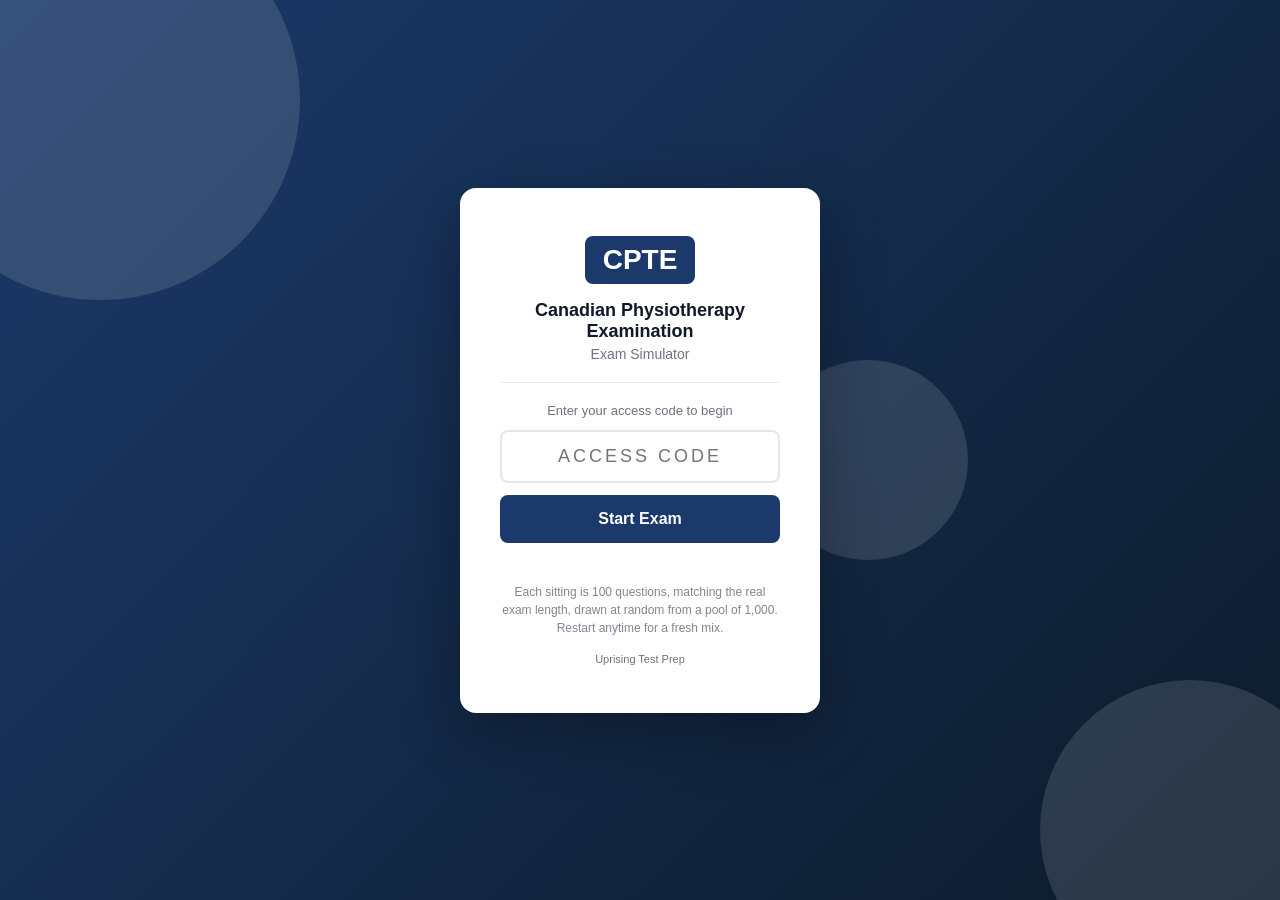
<file: index.html>
<!DOCTYPE html>
<html lang="en">
<head>
  <meta charset="UTF-8" />
  <meta name="viewport" content="width=device-width, initial-scale=1.0, viewport-fit=cover" />
  <meta name="apple-mobile-web-app-capable" content="yes" />
  <meta name="apple-mobile-web-app-status-bar-style" content="black-translucent" />
  <title>CPTE Exam Simulator</title>
  <link rel="stylesheet" href="style.css" />
</head>
<body>

<div id="access-gate">
  <div class="gate-bg-shapes">
    <div class="shape shape-1"></div>
    <div class="shape shape-2"></div>
    <div class="shape shape-3"></div>
  </div>
  <div class="gate-card">
    <div class="gate-logo">
      <div class="logo-badge">CPTE</div>
    </div>
    <h1 class="gate-title">Canadian Physiotherapy Examination</h1>
    <p class="gate-subtitle">Exam Simulator</p>
    <div class="gate-divider"></div>
    <p class="gate-instruction">Enter your access code to begin</p>
    <input type="text" id="access-code-input" class="gate-input"
           placeholder="Access Code" autocomplete="off"
           maxlength="20" spellcheck="false" />
    <button id="access-btn" class="gate-btn">Start Exam</button>
    <p id="access-error" class="gate-error"></p>
    <p class="gate-pool-note">Each sitting is 100 questions, matching the real exam length, drawn at random from a pool of 1,000. Restart anytime for a fresh mix.</p>
    <p class="gate-hint">Uprising Test Prep</p>
  </div>
</div>

<div id="app" style="display:none">
  <header class="top-bar">
    <div class="bar-left">
      <span class="bar-logo">CPTE</span>
      <span class="bar-title">Exam Simulator</span>
    </div>
    <div class="bar-right">
      <span class="bar-timer" id="timer-display">--:--</span>
      <button class="bar-btn" id="flag-btn">Flag</button>
      <button class="bar-btn bar-btn-primary" id="submit-btn">
        <span class="btn-full">Submit Exam</span>
        <span class="btn-short">Submit</span>
      </button>
    </div>
  </header>

  <div class="progress-strip">
    <div class="progress-bar" id="progress-bar"></div>
  </div>

  <main class="exam-main">
    <div class="question-panel">
      <div class="q-meta">
        <span id="q-counter"></span>
        <span class="q-pool-chip" title="This sitting is 100 questions, matching the real exam length, drawn at random from a pool of 1,000. Restart for a fresh mix.">1,000 Questions Available</span>
        <span id="q-domain" class="q-domain-tag"></span>
        <span id="q-flag-indicator" class="flag-chip" style="display:none">Flagged</span>
      </div>
      <!-- Shared text for a linked cluster (a clinical case, a reading
           passage). It sits ABOVE the stem, which is the one thing that
           legitimately precedes it, and repeats on every question in the
           cluster so nobody has to page backwards. -->
      <div id="q-cluster-wrap" class="cluster-wrap" style="display:none"></div>
      <p id="question-text" class="q-text"></p>
      <!-- The picture sits BELOW the question text so the simulator matches
           the printed book exactly: stem, then picture, then options. They
           used to disagree (book put the picture under the stem, simulator put
           it above), so no single wording could be true in both places, and
           184 of MLPAO's 185 image questions said "shown above" while the
           book printed the picture below the sentence. Write stems with
           neutral wording ("the strip shown", "the diagram shows") and this
           whole class of bug cannot come back. -->
      <div id="q-image-wrap" style="display:none; margin-bottom:14px;"></div>
      <div id="options-list" class="options-list"></div>
      <div id="explanation-box" class="explanation-box" style="display:none">
        <div class="explanation-label">Explanation</div>
        <p id="explanation-text" class="explanation-text"></p>
      </div>
    </div>
    <div class="nav-bar">
      <button class="nav-btn" id="prev-btn">&#8592; Prev</button>
      <button class="nav-btn nav-btn-map" id="map-btn">Question Map</button>
      <button class="nav-btn nav-btn-next" id="next-btn">Next &#8594;</button>
    </div>
  </main>
</div>

<!-- Question Map Modal -->
<div id="map-modal" style="display:none">
  <div class="map-backdrop" id="map-backdrop"></div>
  <div class="map-panel">
    <div class="map-header">
      <span class="map-title">Question Map</span>
      <button id="map-close" class="map-close-btn">&#x2715; Close</button>
    </div>
    <div class="map-legend">
      <span class="leg-item"><span class="leg-swatch leg-answered"></span>Answered</span>
      <span class="leg-item"><span class="leg-swatch leg-flagged"></span>Flagged</span>
      <span class="leg-item"><span class="leg-swatch leg-unanswered"></span>Unanswered</span>
    </div>
    <div id="q-grid" class="q-grid"></div>
  </div>
</div>

<div id="results-screen" style="display:none">
  <div class="results-card">
    <div class="res-header">
      <div class="res-badge">CPTE</div>
      <h2 id="res-status" class="res-status"></h2>
      <p id="res-score" class="res-score"></p>
    </div>
    <div id="res-domains" class="res-domains"></div>
    <p class="mode-pool-note">This sitting drew 100 questions from a pool of 1,000. Restart for a fresh mix.</p>
    <button id="res-review-btn" class="res-btn">Review Answers</button>
    <button id="res-restart-btn" class="res-btn res-btn-secondary">Restart</button>
  </div>
</div>

<script src="questions.js"></script>
<script src="app.js"></script>
</body>
</html>
</file>
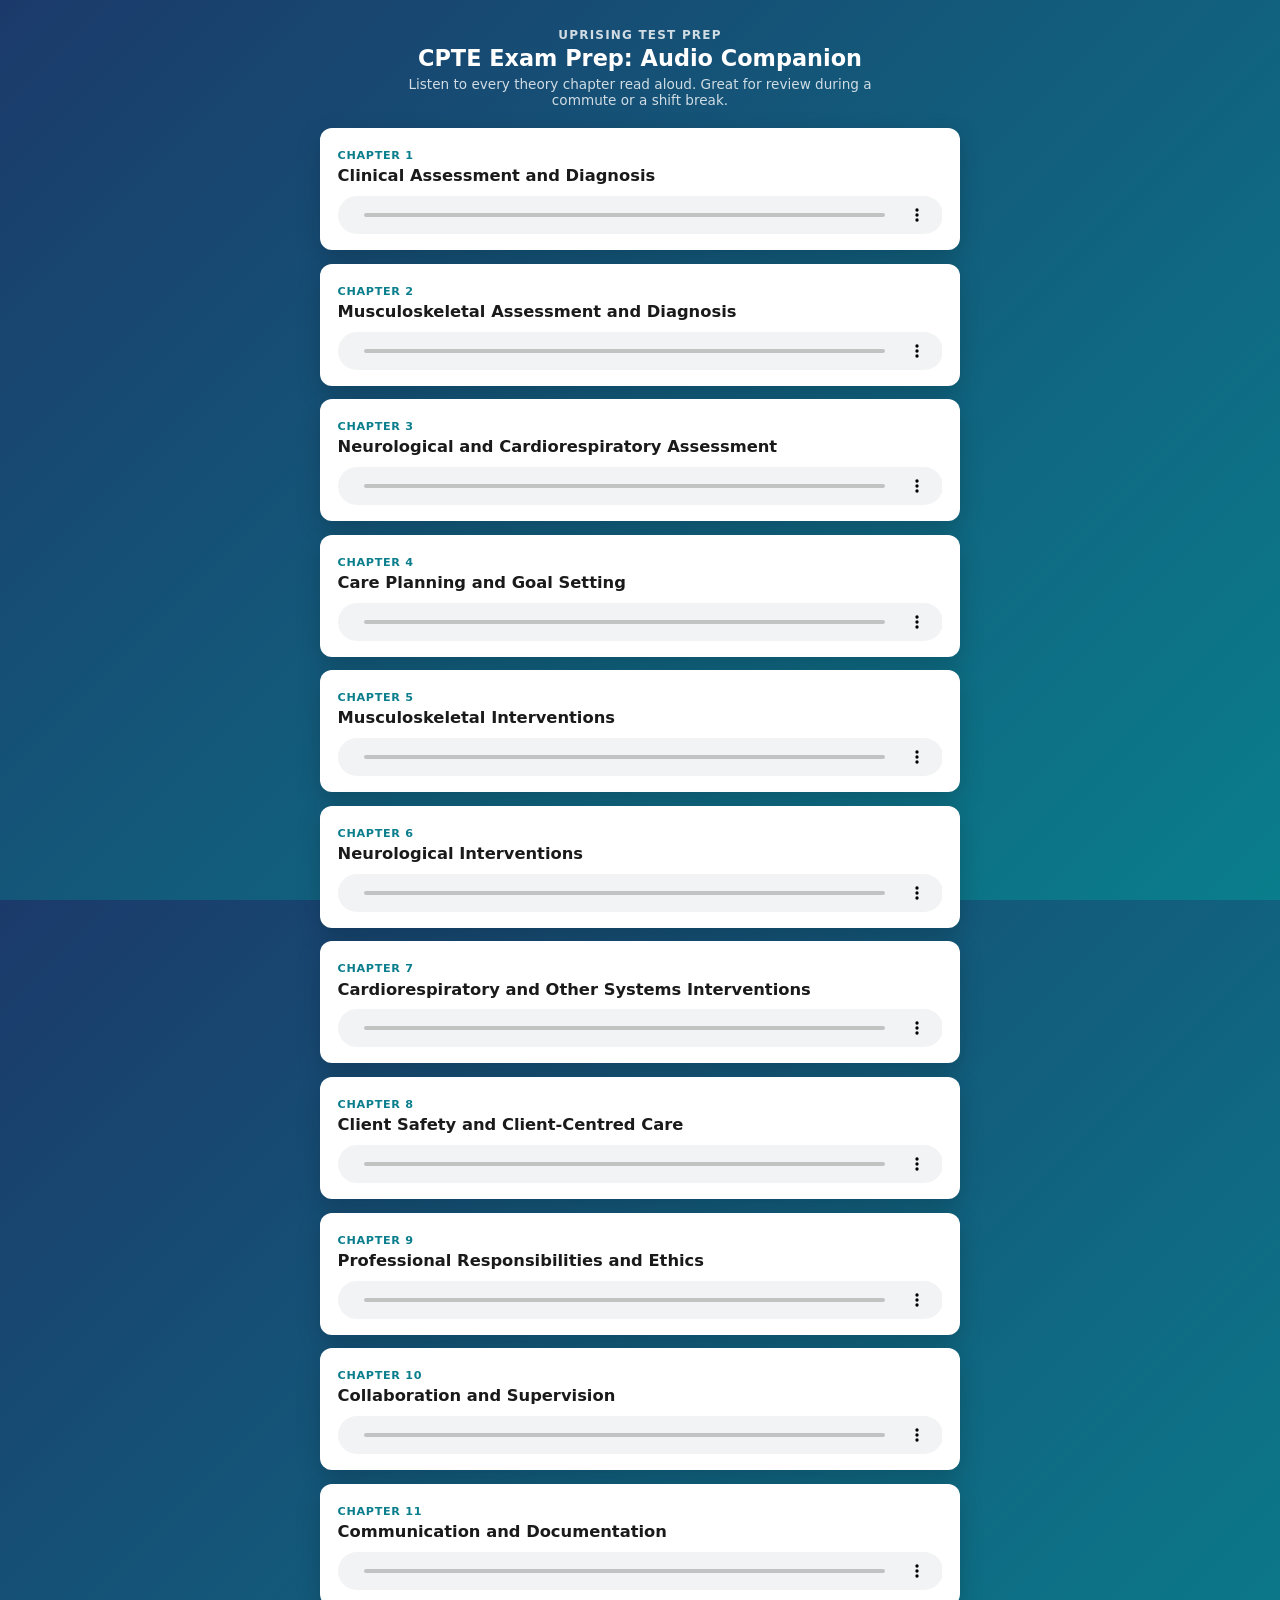
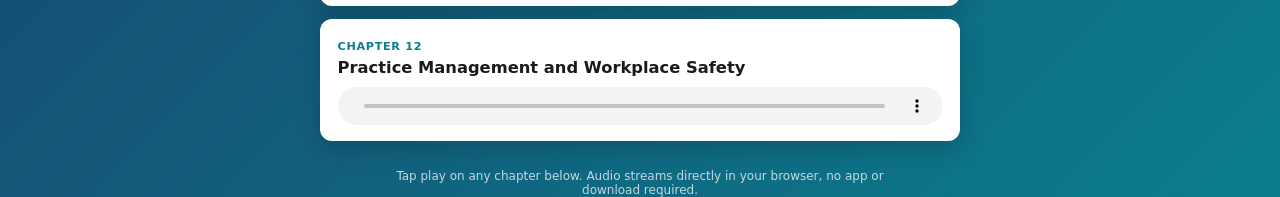
<file: audio/index.html>
<!DOCTYPE html>
<html lang="en">
<head>
  <meta charset="UTF-8">
  <meta name="viewport" content="width=device-width, initial-scale=1.0">
  <title>CPTE Exam Prep: Audio Companion</title>
  <style>
    :root {
      --blue:   #1B3A6B;
      --teal:   #0A7E8C;
      --ltblue: #E8F4F8;
      --white:  #FFFFFF;
      --text:   #1A1A1A;
      --muted:  #666;
      --radius: 12px;
    }
    * { box-sizing: border-box; margin: 0; padding: 0; }
    html, body { height: 100%; }
    body {
      font-family: 'Segoe UI', system-ui, sans-serif;
      background: linear-gradient(135deg, var(--blue) 0%, var(--teal) 100%);
      min-height: 100vh;
      display: flex;
      flex-direction: column;
      align-items: center;
      padding: 1.75rem 1rem 2.5rem;
    }
    header { text-align: center; color: #fff; margin-bottom: 1.25rem; }
    header .brand { font-size: 0.75rem; font-weight: 700; letter-spacing: 0.1em; opacity: 0.8; text-transform: uppercase; }
    header h1 { font-size: 1.4rem; font-weight: 800; margin-top: 0.2rem; }
    header .subtitle { font-size: 0.85rem; opacity: 0.8; margin-top: 0.3rem; max-width: 520px; }

    main {
      width: 100%; max-width: 640px;
      display: flex; flex-direction: column; gap: 0.85rem;
    }
    .chapter-card {
      background: var(--white);
      border-radius: var(--radius);
      padding: 1rem 1.1rem;
      box-shadow: 0 8px 24px rgba(0,0,0,0.18);
    }
    .chapter-card .num {
      display: inline-block;
      font-size: 0.7rem; font-weight: 700; letter-spacing: 0.06em;
      color: var(--teal); text-transform: uppercase;
      margin-bottom: 0.2rem;
    }
    .chapter-card h2 {
      font-size: 1.02rem; color: var(--text); margin-bottom: 0.6rem;
      line-height: 1.3;
    }
    .chapter-card audio {
      width: 100%; display: block;
      height: 38px;
    }
    footer {
      color: rgba(255,255,255,0.75); font-size: 0.75rem;
      text-align: center; margin-top: 1.75rem; max-width: 520px;
    }
  </style>
</head>
<body>
  <header>
    <div class="brand">Uprising Test Prep</div>
    <h1>CPTE Exam Prep: Audio Companion</h1>
    <div class="subtitle">Listen to every theory chapter read aloud. Great for review during a commute or a shift break.</div>
  </header>
  <main id="chapter-list"></main>
  <footer>Tap play on any chapter below. Audio streams directly in your browser, no app or download required.</footer>

  <script>
    const CHAPTERS = [
      { n: 1, title: "Clinical Assessment and Diagnosis", file: "ch1_clinical_assessment_and_diagnosis.m4a" },
      { n: 2, title: "Musculoskeletal Assessment and Diagnosis", file: "ch2_musculoskeletal_assessment_and_diagnosis.m4a" },
      { n: 3, title: "Neurological and Cardiorespiratory Assessment", file: "ch3_neurological_and_cardiorespiratory_assessment.m4a" },
      { n: 4, title: "Care Planning and Goal Setting", file: "ch4_care_planning_and_goal_setting.m4a" },
      { n: 5, title: "Musculoskeletal Interventions", file: "ch5_musculoskeletal_interventions.m4a" },
      { n: 6, title: "Neurological Interventions", file: "ch6_neurological_interventions.m4a" },
      { n: 7, title: "Cardiorespiratory and Other Systems Interventions", file: "ch7_cardiorespiratory_and_other_systems_interventions.m4a" },
      { n: 8, title: "Client Safety and Client-Centred Care", file: "ch8_client_safety_and_client_centred_care.m4a" },
      { n: 9, title: "Professional Responsibilities and Ethics", file: "ch9_professional_responsibilities_and_ethics.m4a" },
      { n: 10, title: "Collaboration and Supervision", file: "ch10_collaboration_and_supervision.m4a" },
      { n: 11, title: "Communication and Documentation", file: "ch11_communication_and_documentation.m4a" },
      { n: 12, title: "Practice Management and Workplace Safety", file: "ch12_practice_management_and_workplace_safety.m4a" }
    ];

    const list = document.getElementById("chapter-list");
    for (const ch of CHAPTERS) {
      const card = document.createElement("div");
      card.className = "chapter-card";
      card.innerHTML = `
        <div class="num">Chapter ${ch.n}</div>
        <h2>${ch.title}</h2>
        <audio controls preload="none" src="${ch.file}"></audio>
      `;
      list.appendChild(card);
    }
  </script>
</body>
</html>
</file>
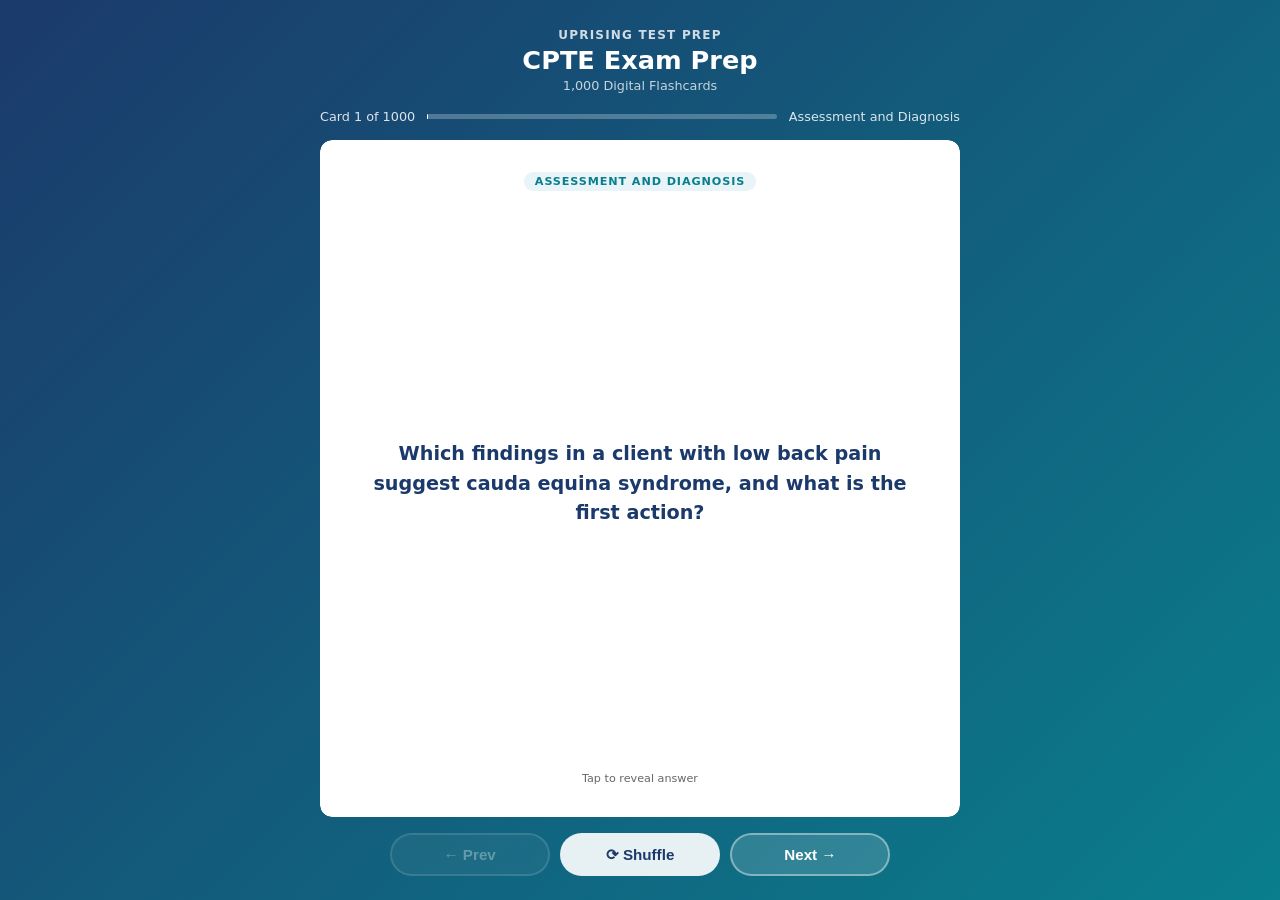
<file: flashcards/index.html>
<!DOCTYPE html>
<html lang="en">
<head>
  <meta charset="UTF-8">
  <meta name="viewport" content="width=device-width, initial-scale=1.0">
  <title>CPTE Exam Prep: Flashcards</title>
  <style>
    :root {
      --blue:   #1B3A6B;
      --teal:   #0A7E8C;
      --ltblue: #E8F4F8;
      --white:  #FFFFFF;
      --text:   #1A1A1A;
      --muted:  #666;
      --radius: 12px;
    }
    * { box-sizing: border-box; margin: 0; padding: 0; }
    html, body { height: 100%; }
    body {
      font-family: 'Segoe UI', system-ui, sans-serif;
      background: linear-gradient(135deg, var(--blue) 0%, var(--teal) 100%);
      /* Pinned, not min-height: the page must never grow, or the controls
         get pushed below the fold on iOS where 100dvh and height:100%
         disagree. The height:100% rule above is the pre-dvh fallback. */
      height: 100dvh;
      max-height: 100dvh;
      overflow: hidden;
      display: flex;
      flex-direction: column;
      align-items: center;
      padding: 1.25rem 1rem 1rem;
      gap: 0.75rem;
      overflow-x: hidden;
    }
    header { text-align: center; color: #fff; flex-shrink: 0; }
    header .brand { font-size: 0.75rem; font-weight: 700; letter-spacing: 0.1em; opacity: 0.8; text-transform: uppercase; }
    header h1 { font-size: 1.3rem; font-weight: 800; margin-top: 0.2rem; }
    header .subtitle { font-size: 0.8rem; opacity: 0.75; margin-top: 0.15rem; }
    #progress-info {
      display: flex; align-items: center; gap: 0.75rem;
      color: rgba(255,255,255,0.85); font-size: 0.8rem;
      flex-shrink: 0; width: 100%; max-width: 640px;
    }
    #progress-bar-track {
      flex: 1; background: rgba(255,255,255,0.25);
      border-radius: 4px; height: 5px;
    }
    #progress-bar-fill { height: 100%; background: #fff; border-radius: 4px; transition: width 0.3s; }
    .card-scene {
      width: 100%; max-width: 640px;
      perspective: 1200px;
      cursor: pointer;
      flex: 1; min-height: 0;
      display: flex; flex-direction: column;
    
      /* WebKit does not clip overflow inside a preserve-3d context, so the
         answer pane's own clip is dropped and a long answer paints over the
         Prev/Next row. This element only sets the perspective and is NOT
         itself in the 3D context, so its clip is honoured in every engine. */
      overflow: hidden;
      border-radius: var(--radius);
    }
    .card-inner {
      position: relative; width: 100%;
      flex: 1; min-height: 0;
      transition: transform 0.55s cubic-bezier(.4,0,.2,1);
      transform-style: preserve-3d;
    }
    .card-scene.flipped .card-inner { transform: rotateY(180deg); }
    .card-face {
      position: absolute; inset: 0;
      backface-visibility: hidden; -webkit-backface-visibility: hidden;
      border-radius: var(--radius);
      display: flex; flex-direction: column;
      padding: 1.5rem 1.75rem;
      box-shadow: 0 12px 40px rgba(0,0,0,0.2);
      overflow: hidden;
    
      /* Painting through a mask forces WebKit to allocate a real clipping
         layer for a 3D-transformed element, which is what makes the
         overflow:hidden and the rounded corners above actually apply. */
      -webkit-mask-image: -webkit-radial-gradient(#fff, #000);
              mask-image: radial-gradient(#fff, #000);
    }
    .card-front { background: var(--white); align-items: center; justify-content: center; }
    .card-back  { background: var(--ltblue); transform: rotateY(180deg); }
    .card-badge {
      font-size: 0.7rem; font-weight: 700; text-transform: uppercase;
      letter-spacing: 0.08em;
      background: var(--ltblue); color: var(--teal);
      padding: 0.2rem 0.65rem; border-radius: 20px;
      margin-bottom: 0.85rem; flex-shrink: 0;
    }
    .card-back .card-badge { background: rgba(10,126,140,0.12); }
    .card-front .q-text {
      font-size: 1.1rem; font-weight: 600; color: var(--blue); line-height: 1.55;
      text-align: center; overflow-y: auto; flex: 1;
      display: flex; align-items: center; justify-content: center;
      scrollbar-width: thin; scrollbar-color: rgba(27,58,107,0.3) transparent;
    }
    .card-back .a-label { font-size: 0.7rem; font-weight: 700; color: var(--teal); text-transform: uppercase; letter-spacing: 0.08em; margin-bottom: 0.4rem; flex-shrink: 0; }
    .card-back .a-text  {
      font-size: 0.975rem; color: var(--text); line-height: 1.65;
      overflow-y: auto; flex: 1; min-height: 0; padding-right: 4px;
      scrollbar-width: thin; scrollbar-color: rgba(10,126,140,0.4) transparent;
    
      -webkit-overflow-scrolling: touch;
      overscroll-behavior: contain;
    }
    .card-back .a-text::-webkit-scrollbar { width: 4px; }
    .card-back .a-text::-webkit-scrollbar-track { background: transparent; }
    .card-back .a-text::-webkit-scrollbar-thumb { background: rgba(10,126,140,0.4); border-radius: 4px; }
    .tap-hint { flex-shrink: 0; margin-top: 0.6rem; font-size: 0.7rem; color: var(--muted); text-align: center; }
    .card-back .tap-hint { color: var(--teal); opacity: 0.7; }
    .controls {
      display: flex; gap: 0.65rem; flex-wrap: nowrap;
      justify-content: center; flex-shrink: 0;
      width: 100%; max-width: 640px;
      padding-bottom: env(safe-area-inset-bottom, 0px);
    }
    .btn {
      padding: 0.6rem 1.2rem; border-radius: 50px;
      border: 2px solid rgba(255,255,255,0.4);
      background: rgba(255,255,255,0.15); color: #fff;
      font-weight: 700; font-size: 0.875rem; cursor: pointer;
      transition: all 0.2s; backdrop-filter: blur(4px);
      white-space: nowrap; flex: 1; max-width: 160px;
    }
    .btn:hover { background: rgba(255,255,255,0.3); border-color: rgba(255,255,255,0.7); }
    .btn:active { transform: scale(0.96); }
    .btn:disabled { opacity: 0.35; cursor: not-allowed; }
    .btn.btn-primary { background: rgba(255,255,255,0.9); color: var(--blue); border-color: transparent; }
    .btn.btn-primary:hover { background: #fff; }
    #loading { color: rgba(255,255,255,0.8); font-size: 1rem; text-align: center; padding: 3rem; flex: 1; }
    @media (min-width: 768px) {
      body { padding: 1.75rem 1.5rem 1.5rem; gap: 1rem; }
      header h1 { font-size: 1.6rem; }
      .card-face { padding: 2rem 2.5rem; }
      .card-front .q-text { font-size: 1.2rem; }
      .card-back .a-text { font-size: 1.05rem; }
      .btn { font-size: 0.95rem; padding: 0.65rem 1.4rem; }
    }
    @media (max-width: 380px) {
      body { padding: 0.75rem; gap: 0.5rem; }
      header .brand { font-size: 0.65rem; }
      header h1 { font-size: 1.1rem; }
      header .subtitle { display: none; }
      .card-face { padding: 1rem 1.1rem; }
      .card-front .q-text { font-size: 0.975rem; }
      .card-back .a-text { font-size: 0.875rem; }
      .btn { font-size: 0.8rem; padding: 0.5rem 0.75rem; }
    }
  </style>
</head>
<body>
<header>
  <div class="brand">Uprising Test Prep</div>
  <h1>CPTE Exam Prep</h1>
  <div class="subtitle">1,000 Digital Flashcards</div>
</header>
<div id="progress-info">
  <span id="card-counter">Card 1 of 1000</span>
  <div id="progress-bar-track"><div id="progress-bar-fill" style="width:0%"></div></div>
  <span id="domain-label"></span>
</div>
<div id="loading">Loading flashcards...</div>
<div class="card-scene" id="card-scene" style="display:none" onclick="flipCard()">
  <div class="card-inner" id="card-inner">
    <div class="card-face card-front">
      <div class="card-badge" id="front-badge"></div>
      <div class="q-text" id="q-text"></div>
      <div class="tap-hint">Tap to reveal answer</div>
    </div>
    <div class="card-face card-back">
      <div class="card-badge" id="back-badge">Answer</div>
      <div class="a-label">Answer</div>
      <div class="a-text" id="a-text"></div>
      <div class="tap-hint">Tap to flip back</div>
    </div>
  </div>
</div>
<div class="controls" id="controls" style="display:none">
  <button class="btn" id="prev-btn" onclick="event.stopPropagation();move(-1)" disabled>&#8592; Prev</button>
  <button class="btn btn-primary" onclick="event.stopPropagation();shuffleCards()">&#10227; Shuffle</button>
  <button class="btn" id="next-btn" onclick="event.stopPropagation();move(1)">Next &#8594;</button>
</div>
<script>
const DOMAIN_LABELS = {
  assessment_and_diagnosis: "Assessment and Diagnosis",
  care_planning: "Care Planning",
  client_safety_and_client_centred_care: "Client Safety and Client-Centred Care",
  professional_responsibilities: "Professional Responsibilities",
  collaboration: "Collaboration",
  communication: "Communication",
  practice_management: "Practice Management",
};
let cards   = [];
let current = 0;
async function init() {
  try {
    const res = await fetch('flashcards.json');
    if (!res.ok) throw new Error('Network error');
    cards = await res.json();
    document.getElementById('loading').style.display    = 'none';
    document.getElementById('card-scene').style.display = 'flex';
    document.getElementById('controls').style.display   = 'flex';
    show();
  } catch (e) {
    document.getElementById('loading').textContent = 'Error loading flashcards. Please try refreshing.';
  }
}
function domainLabel(key) {
  return DOMAIN_LABELS[key] || key.replace(/_/g, ' ').replace(/\b\w/g, c => c.toUpperCase());
}
function show() {
  const c = cards[current];
  document.getElementById('card-scene').classList.remove('flipped');
  document.getElementById('a-text').scrollTop = 0;
  const label = domainLabel(c.domain || c.chapter || '');
  document.getElementById('q-text').textContent       = c.front;
  document.getElementById('a-text').textContent       = c.back;
  document.getElementById('front-badge').textContent  = label;
  document.getElementById('back-badge').textContent   = label;
  document.getElementById('card-counter').textContent = `Card ${current+1} of ${cards.length}`;
  document.getElementById('domain-label').textContent = label;
  document.getElementById('progress-bar-fill').style.width = `${((current+1)/cards.length*100).toFixed(1)}%`;
  document.getElementById('prev-btn').disabled = current === 0;
  document.getElementById('next-btn').disabled = current === cards.length - 1;
}
function flipCard() { document.getElementById('card-scene').classList.toggle('flipped'); }
function move(dir) {
  const next = current + dir;
  if (next < 0 || next >= cards.length) return;
  current = next; show();
}
function shuffleCards() {
  for (let i = cards.length - 1; i > 0; i--) {
    const j = Math.floor(Math.random() * (i+1));
    [cards[i], cards[j]] = [cards[j], cards[i]];
  }
  current = 0; show();
}
document.addEventListener('keydown', e => {
  if (e.key === 'ArrowRight' || e.key === 'ArrowDown') move(1);
  else if (e.key === 'ArrowLeft' || e.key === 'ArrowUp') move(-1);
  else if (e.key === ' ' || e.key === 'Enter') { e.preventDefault(); flipCard(); }
});
init();
</script>
</body>
</html>
</file>
<file: style.css>
/* CPTE2 Exam Simulator, Styles */
:root {
  --primary:   #1B3A6B;
  --pass:      #059669;
  --fail:      #DC2626;
  --bg:        #F3F4F8;
  --card:      #FFFFFF;
  --border:    #E2E8F0;
  --text:      #111827;
  --muted:     #6B7280;
  --radius:    10px;
}
*, *::before, *::after { box-sizing: border-box; margin: 0; padding: 0; }
body {
  font-family: -apple-system, BlinkMacSystemFont, "Segoe UI", sans-serif;
  background: var(--bg);
  color: var(--text);
  height: 100vh;
  height: 100dvh;
  overflow: hidden;
  -webkit-text-size-adjust: 100%;
}

/* ── Access Gate ─────────────────────────────────────────────────────────── */
#access-gate {
  display: flex;
  align-items: center;
  justify-content: center;
  height: 100vh;
  height: 100dvh;
  background: linear-gradient(135deg, var(--primary) 0%, #0d1b2a 100%);
  position: relative;
  overflow: hidden;
  padding: 20px;
  padding-top: max(20px, env(safe-area-inset-top));
  padding-bottom: max(20px, env(safe-area-inset-bottom));
}
.gate-bg-shapes { position: absolute; inset: 0; pointer-events: none; }
.shape { position: absolute; border-radius: 50%; opacity: .12; background: #fff; }
.shape-1 { width: 400px; height: 400px; top: -100px; left: -100px; }
.shape-2 { width: 300px; height: 300px; bottom: -80px; right: -60px; }
.shape-3 { width: 200px; height: 200px; top: 40%; left: 60%; }
.gate-card {
  background: #fff;
  border-radius: 16px;
  padding: 48px 40px;
  text-align: center;
  width: 100%;
  max-width: 360px;
  position: relative;
  z-index: 1;
  box-shadow: 0 20px 60px rgba(0,0,0,.3);
}
.logo-badge {
  display: inline-block;
  background: var(--primary);
  color: #fff;
  font-weight: 800;
  font-size: 28px;
  padding: 8px 18px;
  border-radius: 8px;
}
.gate-title { font-size: 18px; font-weight: 700; margin-top: 16px; color: var(--text); }
.gate-subtitle { color: var(--muted); font-size: 14px; margin-top: 4px; }
.gate-divider { height: 1px; background: var(--border); margin: 20px 0; }
.gate-instruction { font-size: 13px; color: var(--muted); margin-bottom: 12px; }
.gate-input {
  width: 100%;
  padding: 14px 16px;
  border: 2px solid var(--border);
  border-radius: 8px;
  font-size: 18px;
  text-align: center;
  text-transform: uppercase;
  letter-spacing: 3px;
  outline: none;
}
.gate-input:focus { border-color: var(--primary); }
.gate-btn {
  width: 100%;
  margin-top: 12px;
  padding: 15px;
  background: var(--primary);
  color: #fff;
  border: none;
  border-radius: 8px;
  font-size: 16px;
  font-weight: 600;
  cursor: pointer;
  -webkit-tap-highlight-color: transparent;
}
.gate-btn:hover { opacity: .9; }
.gate-error { color: var(--fail); font-size: 13px; margin-top: 8px; min-height: 18px; }
.gate-hint { color: var(--muted); font-size: 11px; margin-top: 16px; }
.gate-pool-note { color: var(--muted); opacity: .85; font-size: 12px; margin-top: 14px; line-height: 1.5; }
.mode-pool-note { color: var(--muted); opacity: .85; font-size: 12.5px; text-align: center; margin: 4px 0 16px; line-height: 1.5; }

/* ── App shell ───────────────────────────────────────────────────────────── */
#app {
  display: flex;
  flex-direction: column;
  height: 100vh;
  height: 100dvh;
  padding-top: env(safe-area-inset-top);
}
.top-bar {
  display: flex;
  justify-content: space-between;
  align-items: center;
  background: var(--primary);
  color: #fff;
  padding: 0 20px;
  padding-left: max(20px, env(safe-area-inset-left));
  padding-right: max(20px, env(safe-area-inset-right));
  height: 52px;
  flex-shrink: 0;
  gap: 8px;
}
.bar-left { display: flex; align-items: center; gap: 8px; min-width: 0; }
.bar-logo { font-weight: 800; font-size: 18px; flex-shrink: 0; }
.bar-title { font-size: 14px; opacity: .8; white-space: nowrap; overflow: hidden; text-overflow: ellipsis; }
.bar-right { display: flex; align-items: center; gap: 8px; flex-shrink: 0; }
.bar-timer {
  font-variant-numeric: tabular-nums;
  font-size: 16px;
  font-weight: 600;
  min-width: 68px;
  text-align: right;
}
.bar-btn {
  padding: 7px 13px;
  background: rgba(255,255,255,.15);
  border: 1px solid rgba(255,255,255,.3);
  color: #fff;
  border-radius: 6px;
  cursor: pointer;
  font-size: 13px;
  white-space: nowrap;
  -webkit-tap-highlight-color: transparent;
  touch-action: manipulation;
}
.bar-btn:hover { background: rgba(255,255,255,.25); }
.bar-btn-primary {
  background: #fff;
  color: var(--primary);
  border-color: #fff;
  font-weight: 600;
}
.bar-btn-primary:hover { background: #f0f0f0; }
.btn-short { display: none; }
.btn-full  { display: inline; }

.progress-strip { height: 4px; background: rgba(0,0,0,.1); flex-shrink: 0; }
.progress-bar   { height: 100%; background: #4ade80; transition: width .3s; }

/* ── Main exam area ──────────────────────────────────────────────────────── */
.exam-main {
  flex: 1;
  overflow: hidden;
  display: flex;
  flex-direction: column;
  padding: 16px 20px 0;
  padding-left: max(16px, env(safe-area-inset-left));
  padding-right: max(16px, env(safe-area-inset-right));
  min-height: 0;
}
.question-panel { flex: 1; overflow-y: auto; padding-bottom: 12px; -webkit-overflow-scrolling: touch; }
.q-meta {
  display: flex;
  align-items: center;
  gap: 8px;
  margin-bottom: 12px;
  font-size: 13px;
  color: var(--muted);
  flex-wrap: wrap;
}
.q-domain-tag {
  background: var(--primary);
  color: #fff;
  padding: 2px 8px;
  border-radius: 4px;
  font-size: 11px;
  font-weight: 600;
}
.q-pool-chip {
  background: #EEF2FF;
  background: color-mix(in srgb, var(--primary) 12%, #fff);
  color: var(--primary);
  border: 1px solid var(--primary);
  padding: 2px 8px;
  border-radius: 10px;
  font-size: 11px;
  font-weight: 700;
  cursor: help;
  white-space: nowrap;
}
.flag-chip {
  background: #FEF3C7;
  color: #92400E;
  padding: 2px 8px;
  border-radius: 4px;
  font-size: 11px;
  font-weight: 600;
}
.cluster-wrap {
  border-left: 4px solid var(--primary, #1B3A6B);
  background: #F2F6FC; border-radius: 8px;
  padding: 10px 14px; margin-bottom: 16px;
}
.cluster-label {
  font-size: 11px; font-weight: 700; letter-spacing: 0.06em;
  text-transform: uppercase; color: var(--primary, #1B3A6B); margin-bottom: 6px;
}
.cluster-body {
  max-height: 38vh; overflow-y: auto; font-size: 15px; line-height: 1.6;
  -webkit-overflow-scrolling: touch;
}
.cluster-body p + p { margin-top: 10px; }
@media (min-width: 1100px) { .cluster-body { max-height: 52vh; } }

.q-image {
  max-width: 100%;
  /* Cap the height too. With only max-width, a tall exhibit renders at full
     width and pushes the stem and every option below the fold, so the question
     looks like it has no answers until the candidate scrolls. Found on CNPLE. */
  max-height: 62vh;
  width: auto;
  height: auto;
  object-fit: contain;
  border-radius: 6px;
  border: 1px solid var(--border);
  display: block;
  margin-bottom: 14px;
}
.q-text { font-size: 16px; line-height: 1.65; margin-bottom: 20px; }
.options-list { display: flex; flex-direction: column; gap: 10px; }
.option {
  display: flex;
  align-items: flex-start;
  gap: 12px;
  padding: 15px 16px;
  background: var(--card);
  border: 2px solid var(--border);
  border-radius: var(--radius);
  cursor: pointer;
  transition: .15s;
  -webkit-tap-highlight-color: transparent;
  touch-action: manipulation;
  min-height: 52px;
}
.option:hover  { border-color: var(--primary); background: #F8FAFF; }
.option.selected  { border-color: var(--primary); background: #EEF3FF; }
.option.correct   { border-color: #059669; background: #ECFDF5; }
.option.incorrect { border-color: #DC2626; background: #FEF2F2; }
.explanation-box {
  margin-top: 20px;
  padding: 16px 18px;
  background: #F0F9FF;
  border-left: 4px solid #2563EB;
  border-radius: 6px;
}
.explanation-label {
  font-size: 11px;
  font-weight: 700;
  text-transform: uppercase;
  letter-spacing: .06em;
  color: #2563EB;
  margin-bottom: 8px;
}
.explanation-text { font-size: 14.5px; line-height: 1.7; color: #1e293b; margin: 0; }
.opt-letter { font-weight: 700; font-size: 15px; color: var(--primary); min-width: 22px; padding-top: 1px; flex-shrink: 0; }
.opt-text   { font-size: 15px; line-height: 1.5; }

/* ── Nav bar ─────────────────────────────────────────────────────────────── */
.nav-bar {
  display: flex;
  align-items: center;
  gap: 8px;
  padding: 10px 0;
  padding-bottom: max(14px, env(safe-area-inset-bottom));
  flex-shrink: 0;
}
.nav-btn {
  flex: 1;
  padding: 13px 8px;
  background: var(--card);
  border: 1px solid var(--border);
  border-radius: 8px;
  cursor: pointer;
  font-size: 15px;
  font-weight: 500;
  text-align: center;
  -webkit-tap-highlight-color: transparent;
  touch-action: manipulation;
  min-height: 48px;
}
.nav-btn:hover      { background: #f0f0f0; }
.nav-btn-map {
  background: var(--bg);
  border-color: var(--primary);
  color: var(--primary);
  font-weight: 600;
}
.nav-btn-map:hover { background: #EEF3FF; }
.nav-btn-next {
  background: var(--primary);
  color: #fff;
  border-color: var(--primary);
}
.nav-btn-next:hover { opacity: .9; }

/* ── Question Map Modal ──────────────────────────────────────────────────── */
#map-modal {
  position: fixed;
  inset: 0;
  z-index: 1000;
  display: flex;
  flex-direction: column;
  justify-content: flex-end;
}
.map-backdrop { position: absolute; inset: 0; background: rgba(0,0,0,.5); }
.map-panel {
  position: relative;
  background: #fff;
  border-radius: 20px 20px 0 0;
  padding: 20px;
  padding-bottom: max(20px, env(safe-area-inset-bottom));
  max-height: 80vh;
  max-height: 80dvh;
  display: flex;
  flex-direction: column;
  box-shadow: 0 -4px 30px rgba(0,0,0,.2);
}
.map-header {
  display: flex;
  align-items: center;
  justify-content: space-between;
  margin-bottom: 12px;
  flex-shrink: 0;
}
.map-title { font-size: 17px; font-weight: 700; color: var(--text); }
.map-close-btn {
  padding: 8px 16px;
  background: var(--bg);
  border: 1px solid var(--border);
  border-radius: 8px;
  cursor: pointer;
  font-size: 14px;
  font-weight: 500;
  min-height: 40px;
  -webkit-tap-highlight-color: transparent;
  touch-action: manipulation;
}
.map-close-btn:hover { background: #e5e7eb; }
.map-legend { display: flex; gap: 16px; margin-bottom: 14px; flex-shrink: 0; flex-wrap: wrap; }
.leg-item { display: flex; align-items: center; gap: 6px; font-size: 13px; color: var(--muted); }
.leg-swatch {
  width: 16px;
  height: 16px;
  border-radius: 3px;
  border: 1px solid var(--border);
  background: var(--card);
  display: inline-block;
  flex-shrink: 0;
}
.leg-swatch.leg-answered  { background: var(--primary); border-color: var(--primary); }
.leg-swatch.leg-flagged   { background: #FEF3C7; border-color: #F59E0B; }
.leg-swatch.leg-unanswered { background: var(--card); }
.q-grid {
  display: flex;
  flex-wrap: wrap;
  gap: 6px;
  overflow-y: auto;
  flex: 1;
  padding-bottom: 8px;
  -webkit-overflow-scrolling: touch;
}
.grid-btn {
  width: 40px;
  height: 40px;
  border: 1px solid var(--border);
  border-radius: 6px;
  background: var(--card);
  font-size: 12px;
  cursor: pointer;
  font-weight: 500;
  -webkit-tap-highlight-color: transparent;
  touch-action: manipulation;
}
.grid-btn.answered { background: var(--primary); color: #fff; border-color: var(--primary); }
.grid-btn.flagged  { background: #FEF3C7; border-color: #F59E0B; }
.grid-btn.active   { outline: 3px solid var(--primary); outline-offset: 2px; }

/* ── Results ─────────────────────────────────────────────────────────────── */
#results-screen {
  display: flex;
  align-items: flex-start;
  justify-content: center;
  min-height: 100vh;
  min-height: 100dvh;
  background: var(--bg);
  overflow-y: auto;
  -webkit-overflow-scrolling: touch;
  padding: 20px 16px;
  padding-top: max(20px, env(safe-area-inset-top));
  padding-bottom: max(20px, env(safe-area-inset-bottom));
}
.results-card {
  background: var(--card);
  border-radius: 16px;
  padding: 40px;
  max-width: 480px;
  width: 100%;
  box-shadow: 0 8px 30px rgba(0,0,0,.1);
}
.res-header { text-align: center; margin-bottom: 24px; }
.res-badge {
  display: inline-block;
  background: var(--primary);
  color: #fff;
  font-weight: 800;
  font-size: 22px;
  padding: 6px 16px;
  border-radius: 8px;
}
.res-status { font-size: 36px; font-weight: 800; margin-top: 12px; }
.res-score  { font-size: 18px; color: var(--muted); margin-top: 4px; }
.res-domains { margin-bottom: 24px; display: flex; flex-direction: column; gap: 10px; }
.res-domain-row { display: flex; align-items: center; gap: 8px; font-size: 13px; }
.res-domain-name { width: 160px; font-weight: 500; flex-shrink: 0; }
.res-domain-bar-wrap { flex: 1; background: #E5E7EB; border-radius: 4px; height: 8px; overflow: hidden; }
.res-domain-bar { height: 100%; border-radius: 4px; transition: width .5s; }
.res-domain-pct { width: 36px; text-align: right; font-weight: 600; }
.res-btn {
  width: 100%;
  padding: 15px;
  background: var(--primary);
  color: #fff;
  border: none;
  border-radius: 8px;
  font-size: 15px;
  font-weight: 600;
  cursor: pointer;
  margin-bottom: 10px;
  min-height: 52px;
  -webkit-tap-highlight-color: transparent;
  touch-action: manipulation;
}
.res-btn:hover { opacity: .9; }
.res-btn-secondary {
  background: transparent;
  color: var(--primary);
  border: 2px solid var(--primary);
}
.res-btn-secondary:hover { background: var(--primary); color: #fff; }

/* ── Mobile breakpoint (phones ≤ 640px) ─────────────────────────────────── */
@media (max-width: 640px) {
  /* Gate card */
  .gate-card { padding: 32px 24px; }

  /* Top bar: hide long title text, swap Submit label */
  .bar-title  { display: none; }
  .btn-full   { display: none; }
  .btn-short  { display: inline; }
  .bar-right  { gap: 6px; }
  .bar-btn    { padding: 6px 10px; font-size: 12px; }
  .bar-timer  { font-size: 14px; min-width: 58px; }

  /* Exam main */
  .exam-main { padding: 12px 14px 0; }
  .q-text { font-size: 16px; }
  .opt-text { font-size: 15px; }

  /* Nav bar, bigger touch targets */
  .nav-btn { font-size: 14px; padding: 14px 6px; }

  /* Results */
  .results-card { padding: 28px 20px; }
  .res-domain-name { width: 110px; font-size: 12px; }
  .res-domain-pct  { font-size: 12px; }
  .res-status { font-size: 30px; }

  /* Map grid, slightly bigger buttons on phones */
  .grid-btn { width: 42px; height: 42px; }
}

/* ── Very small phones (≤ 380px) ────────────────────────────────────────── */
@media (max-width: 380px) {
  .bar-logo { font-size: 15px; }
  .bar-btn  { padding: 5px 8px; font-size: 11px; }
  .bar-timer { font-size: 13px; min-width: 52px; }
  .nav-btn  { font-size: 13px; }
  .grid-btn { width: 38px; height: 38px; font-size: 11px; }
}
</file>
